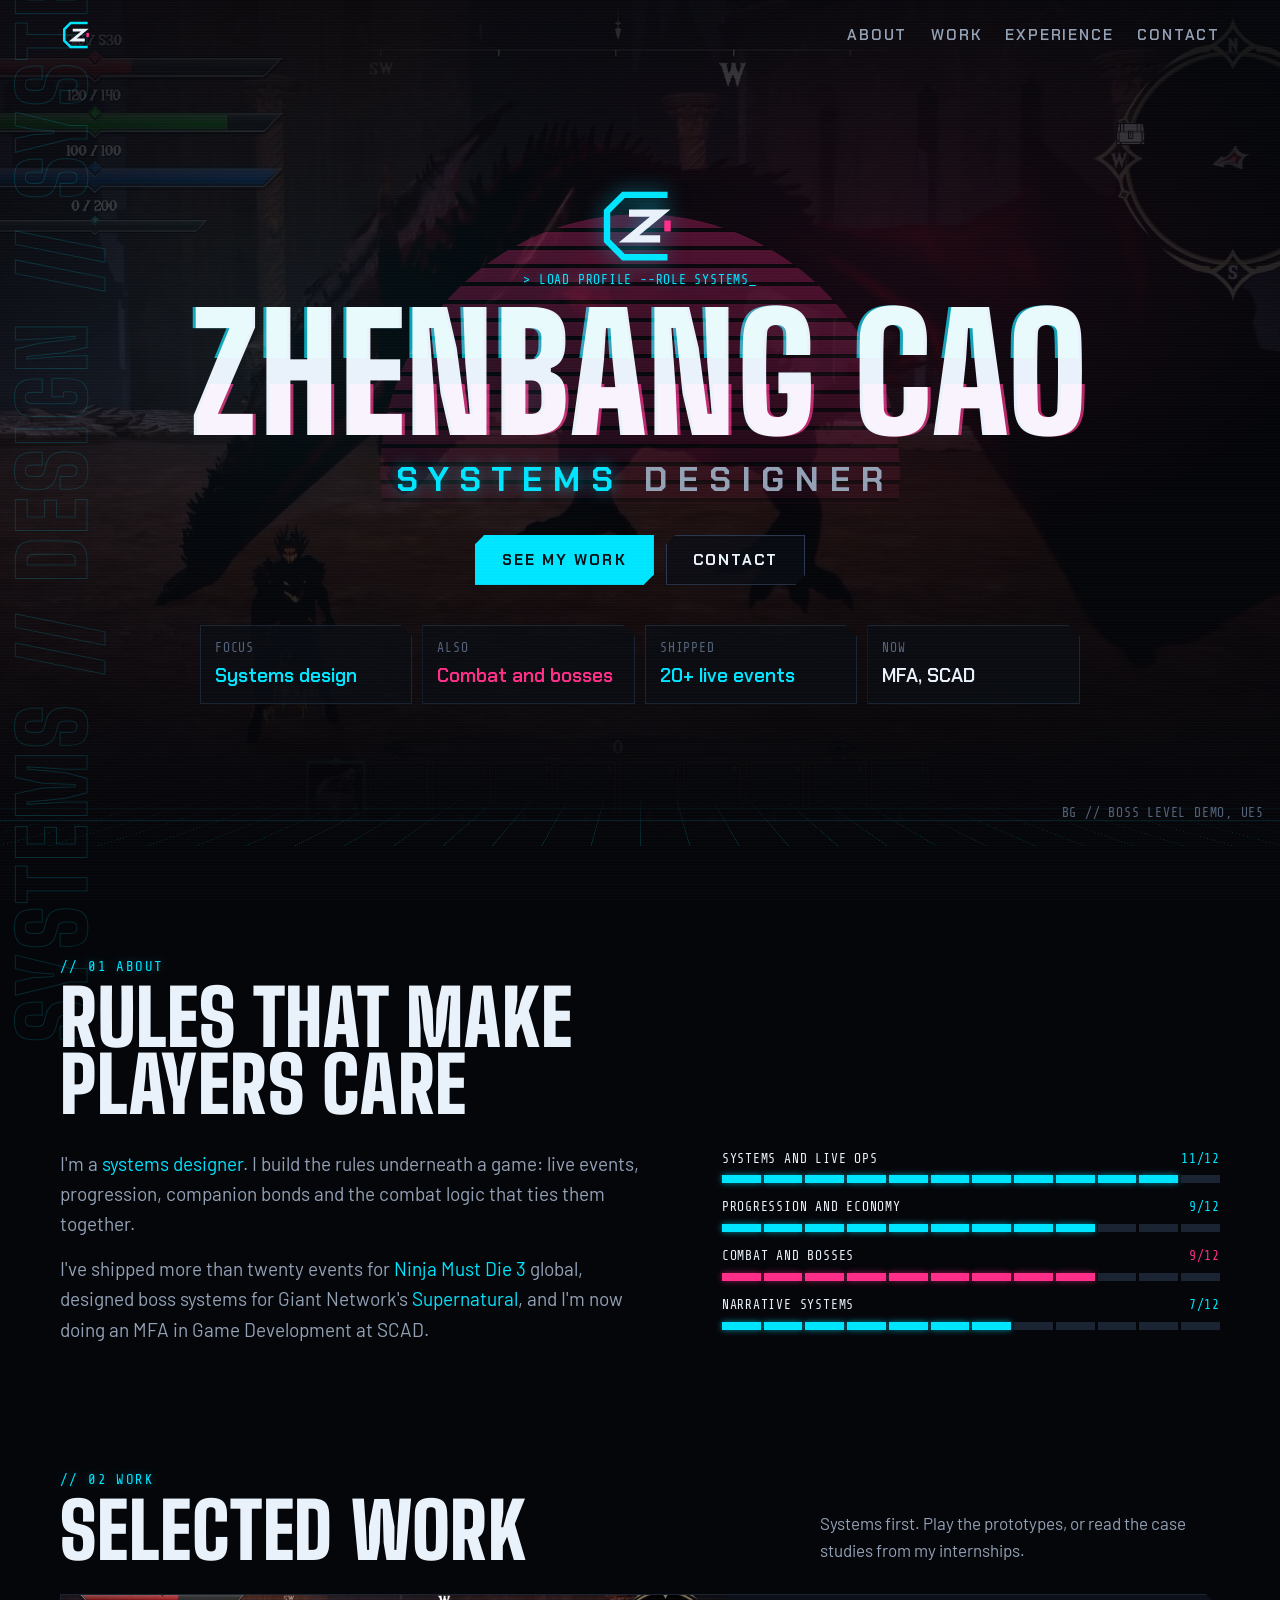
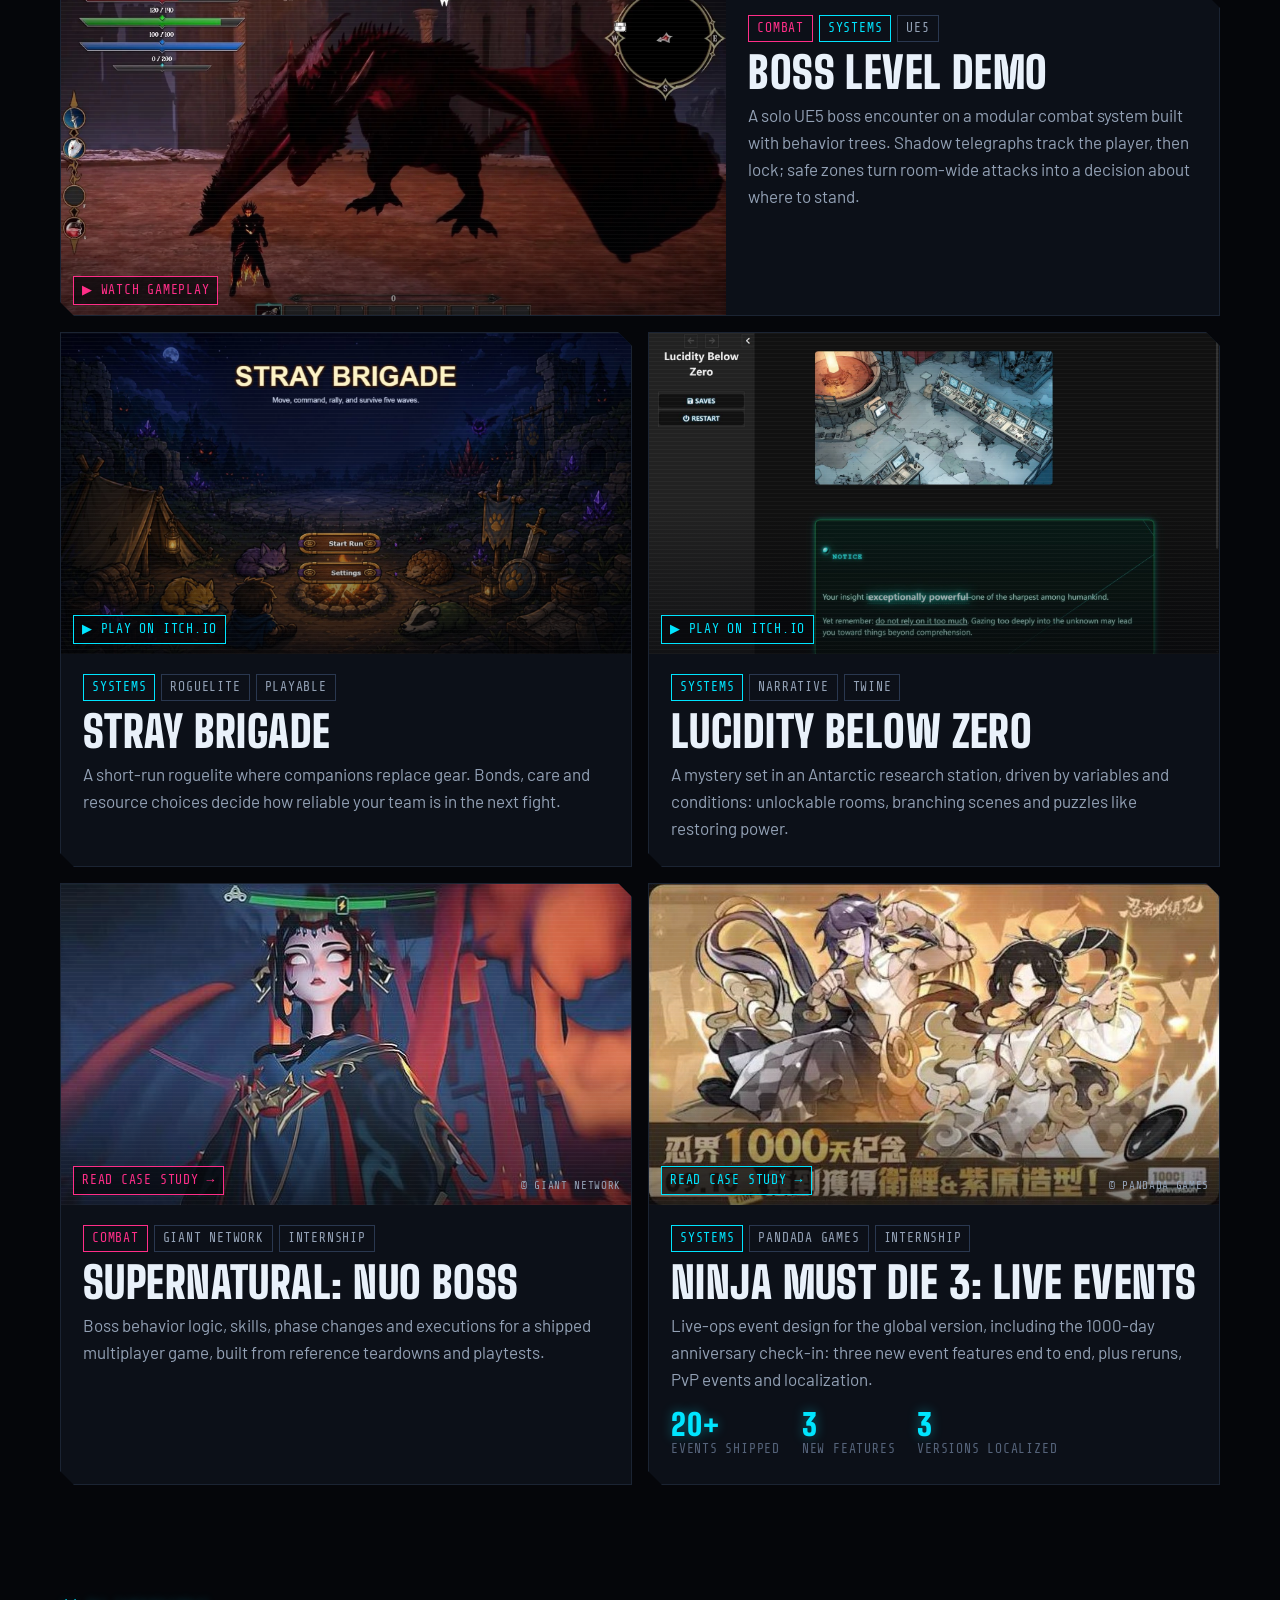
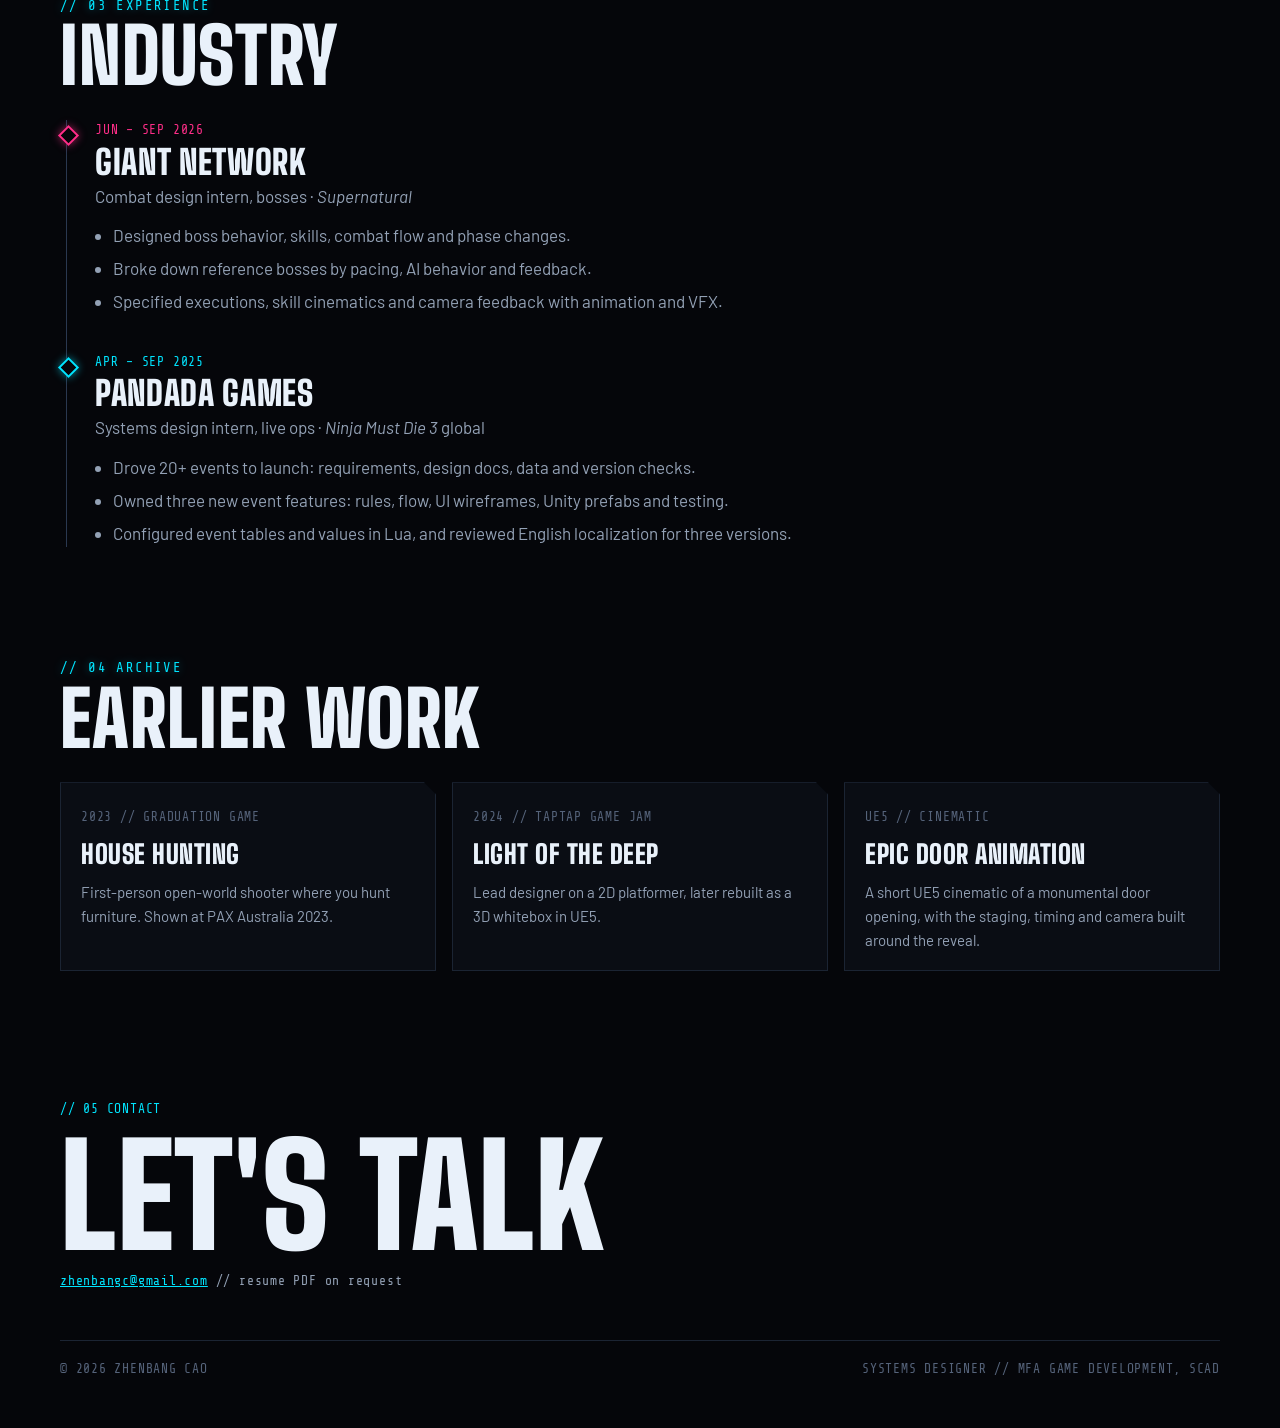
<file: index.html>
<!doctype html>
<html lang="en">
<head>
<meta charset="utf-8">
<meta name="viewport" content="width=device-width, initial-scale=1, viewport-fit=cover">
<title>Zhenbang Cao · Systems Designer</title>
<meta name="description" content="Portfolio of Zhenbang Cao, a game systems designer: live-ops events, progression and combat systems.">
<meta property="og:title" content="Zhenbang Cao · Systems Designer">
<meta property="og:description" content="Live-ops events, progression and combat systems. MFA Game Development, SCAD.">
<meta property="og:image" content="img/boss.jpg">
<meta name="theme-color" content="#05060A">
<link rel="icon" href="favicon.svg" type="image/svg+xml">
<link rel="preconnect" href="https://fonts.googleapis.com">
<link rel="stylesheet" href="https://fonts.googleapis.com/css2?family=Big+Shoulders+Display:wght@700;800;900&family=Chakra+Petch:wght@500;600;700&family=Barlow:wght@400;500&family=Share+Tech+Mono&display=swap">
<style>
/* Layout: full-bleed still over a neon perspective floor, a glitching condensed name with a terminal boot line,
   a vertical outlined word on the left, then corner-cut cards and a timeline. Cyan marks systems work
   (the lead), magenta marks combat. Single dark look. */
:root{
  --bg:#05060A; --bg-2:#0A0D14; --card:#0C1018; --line:#1B2433; --line-2:#2A3850;
  --fg:#E9F1FA; --muted:#93A1B5; --dim:#55637A;
  --cyan:#00E5FF; --cyan-soft:rgba(0,229,255,.12); --mag:#FF2E88; --mag-soft:rgba(255,46,136,.14);
  --display:"Big Shoulders Display", "Arial Narrow", Impact, sans-serif;
  --head:"Chakra Petch", "Segoe UI", system-ui, sans-serif;
  --body:"Barlow", "Segoe UI", system-ui, sans-serif;
  --mono:"Share Tech Mono", ui-monospace, Consolas, monospace;
  --cut:14px;
  color-scheme:dark;
}
*{box-sizing:border-box}
body{background:var(--bg);color:var(--fg);font-family:var(--body);font-size:17px;line-height:1.6;margin:0}
a{color:inherit}
:focus-visible{outline:2px solid var(--cyan);outline-offset:3px}
.pad{padding-left:max(16px, env(safe-area-inset-left, 0px));padding-right:max(16px, env(safe-area-inset-right, 0px))}
.wrap{max-width:1160px;margin-inline:auto}
.mono{font-family:var(--mono);font-size:13px;letter-spacing:.06em;text-transform:uppercase}
body::before{content:"";position:fixed;inset:0 0 auto;height:env(safe-area-inset-top, 0px);z-index:20;background:var(--bg)}
body::after{content:"";position:fixed;inset:0;pointer-events:none;z-index:30;background:repeating-linear-gradient(0deg, rgba(255,255,255,.018) 0 1px, transparent 1px 3px)}

/* vertical outlined word */
.rail{position:fixed;left:max(8px, env(safe-area-inset-left, 0px));top:0;bottom:0;display:flex;align-items:center;pointer-events:none;z-index:1}
.rail span{writing-mode:vertical-rl;transform:rotate(180deg);font-family:var(--display);font-weight:900;font-size:clamp(56px, 7vw, 104px);letter-spacing:.05em;color:transparent;-webkit-text-stroke:1px rgba(0,229,255,.16);white-space:nowrap;line-height:1}

/* top bar */
.top{position:absolute;inset:0 0 auto;z-index:4}
.top .wrap{display:flex;justify-content:space-between;align-items:center;gap:16px;padding-block:18px}
.top nav{display:flex;gap:24px;flex-wrap:wrap}
.top nav a{text-decoration:none;font-family:var(--head);font-weight:600;font-size:15px;letter-spacing:.12em;text-transform:uppercase;color:var(--muted)}
.top nav a:hover{color:var(--cyan);text-shadow:0 0 12px rgba(0,229,255,.6)}
.status{color:var(--dim)} .status i{display:inline-block;width:7px;height:7px;background:var(--cyan);margin-right:8px;box-shadow:0 0 8px var(--cyan)}

/* hero */
.hero{position:relative;min-height:clamp(640px, 94vh, 920px);display:grid;place-items:center;overflow:hidden;isolation:isolate}
.still{position:absolute;inset:0;z-index:-3;background:
  radial-gradient(55% 60% at 72% 30%, rgba(255,46,136,.28) 0%, transparent 60%),
  radial-gradient(55% 65% at 22% 40%, rgba(0,229,255,.18) 0%, transparent 62%),
  linear-gradient(180deg, #0B0F1A 0%, #05060A 100%)}
.still img{position:absolute;inset:0;width:100%;height:100%;object-fit:cover;object-position:60% 40%;opacity:.5;filter:saturate(.85) contrast(1.05)}
.still::after{content:"";position:absolute;inset:0;background:linear-gradient(180deg, rgba(5,6,10,.55) 0%, rgba(5,6,10,.25) 45%, var(--bg) 100%), radial-gradient(70% 60% at 50% 45%, transparent 0%, rgba(5,6,10,.55) 100%)}
.floor{position:absolute;left:-50%;right:-50%;bottom:-6%;height:52%;z-index:-2;transform:perspective(420px) rotateX(62deg);transform-origin:bottom;
  background-image:linear-gradient(rgba(0,229,255,.55) 1px, transparent 1px), linear-gradient(90deg, rgba(0,229,255,.55) 1px, transparent 1px);
  background-size:64px 64px;-webkit-mask-image:linear-gradient(0deg, #000 10%, transparent 92%);mask-image:linear-gradient(0deg, #000 10%, transparent 92%);opacity:.5}
@media (prefers-reduced-motion: no-preference){ .floor{animation:run 3.2s linear infinite} @keyframes run{to{background-position:0 64px}} }
.sun{position:absolute;left:50%;bottom:44%;width:min(520px, 70vw);aspect-ratio:1;translate:-50% 50%;z-index:-2;border-radius:50%;
  background:repeating-linear-gradient(180deg, transparent 0 14px, var(--bg) 14px 18px), linear-gradient(180deg, var(--mag) 0%, rgba(255,46,136,.0) 75%);
  opacity:.28;-webkit-mask-image:linear-gradient(180deg, #000 0 55%, transparent 56%);mask-image:linear-gradient(180deg, #000 0 55%, transparent 56%)}
.still-note{position:absolute;right:max(16px, env(safe-area-inset-right, 0px));bottom:22px;color:var(--dim)}

.center{display:grid;justify-items:center;text-align:center;padding-block:110px 70px}
.boot{color:var(--cyan);min-height:1.6em;text-shadow:0 0 10px rgba(0,229,255,.45)}
.boot::after{content:"_";animation:blink 1s steps(1) infinite}
@keyframes blink{50%{opacity:0}}
.name{position:relative;font-family:var(--display);font-weight:900;font-size:clamp(64px, 12.5vw, 176px);line-height:.86;letter-spacing:.01em;text-transform:uppercase;margin:14px 0 0;text-wrap:balance}
.name::before,.name::after{content:attr(data-text);position:absolute;inset:0;pointer-events:none}
.name::before{color:var(--cyan);mix-blend-mode:screen;transform:translate(-3px,0);opacity:.7;clip-path:inset(0 0 62% 0)}
.name::after{color:var(--mag);mix-blend-mode:screen;transform:translate(3px,0);opacity:.7;clip-path:inset(58% 0 0 0)}
@media (prefers-reduced-motion: no-preference){
  .name::before{animation:g1 4.5s infinite steps(1)} .name::after{animation:g2 4.5s infinite steps(1)}
  @keyframes g1{0%,86%,100%{clip-path:inset(0 0 62% 0);transform:translate(-3px,0)}88%{clip-path:inset(20% 0 55% 0);transform:translate(-9px,0)}91%{clip-path:inset(70% 0 8% 0);transform:translate(6px,0)}94%{clip-path:inset(40% 0 40% 0);transform:translate(-4px,0)}}
  @keyframes g2{0%,86%,100%{clip-path:inset(58% 0 0 0);transform:translate(3px,0)}89%{clip-path:inset(10% 0 70% 0);transform:translate(8px,0)}92%{clip-path:inset(55% 0 25% 0);transform:translate(-7px,0)}95%{clip-path:inset(80% 0 4% 0);transform:translate(5px,0)}}
}
.title{font-family:var(--head);font-weight:700;font-size:clamp(20px, 2.8vw, 34px);letter-spacing:.32em;text-transform:uppercase;color:var(--muted);margin-top:10px;padding-left:.32em}
.title b{color:var(--cyan);text-shadow:0 0 16px rgba(0,229,255,.55)}
.ctas{display:flex;gap:12px;flex-wrap:wrap;justify-content:center;margin-top:28px}
.btn{display:inline-flex;align-items:center;gap:10px;padding:12px 26px;text-decoration:none;font-family:var(--head);font-weight:700;font-size:15px;letter-spacing:.14em;text-transform:uppercase;
  border:1px solid var(--line-2);background:rgba(10,13,20,.75);clip-path:polygon(10px 0, 100% 0, 100% calc(100% - 10px), calc(100% - 10px) 100%, 0 100%, 0 10px);transition:background .2s, color .2s, border-color .2s}
.btn:hover{border-color:var(--cyan);color:var(--cyan)}
.btn.main{background:var(--cyan);border-color:var(--cyan);color:#001318}
.btn.main:hover{background:#7CF3FF;color:#001318}

.hud{display:grid;grid-template-columns:repeat(4, minmax(0, 1fr));gap:10px;margin-top:40px;width:min(880px, 100%)}
.cell{position:relative;text-align:left;padding:12px 14px;background:rgba(10,13,20,.78);border:1px solid var(--line);
  clip-path:polygon(0 0, calc(100% - 12px) 0, 100% 12px, 100% 100%, 0 100%)}
.cell .k{color:var(--dim)}
.cell .v{font-family:var(--head);font-weight:600;font-size:19px;margin-top:2px}
.cell.c .v{color:var(--cyan)} .cell.m .v{color:var(--mag)}

/* sections */
section{padding-block:clamp(72px, 9vw, 120px) 0;position:relative;z-index:2}
.head{display:flex;align-items:flex-end;justify-content:space-between;gap:16px;margin-bottom:30px}
h2{font-family:var(--display);font-weight:900;font-size:clamp(44px, 6vw, 80px);line-height:.88;letter-spacing:.01em;text-transform:uppercase;margin:0}
h2 small{display:block;font-family:var(--mono);font-size:14px;letter-spacing:.1em;color:var(--cyan);margin-bottom:10px;font-weight:400;text-shadow:0 0 10px rgba(0,229,255,.4)}
.head p{margin:0;color:var(--muted);max-width:40ch}

.about{display:grid;grid-template-columns:minmax(0, 1.2fr) minmax(0, 1fr);gap:clamp(28px, 5vw, 70px);align-items:start}
.about p{margin:0 0 14px;color:var(--muted);font-size:19px;max-width:58ch}
.about p em{font-style:normal;color:var(--cyan)}
.skills{display:grid;gap:14px}
.skill{display:grid;grid-template-columns:minmax(0, 1fr) auto;gap:6px 12px}
.seg{grid-column:1 / -1;display:grid;grid-template-columns:repeat(12, 1fr);gap:3px}
.seg i{height:8px;background:var(--line)}
.seg.c i.on{background:var(--cyan);box-shadow:0 0 6px rgba(0,229,255,.6)}
.seg.m i.on{background:var(--mag);box-shadow:0 0 6px rgba(255,46,136,.55)}

.grid{display:grid;grid-template-columns:repeat(6, minmax(0, 1fr));gap:16px}
.card{position:relative;grid-column:span 3;background:var(--card);text-decoration:none;display:flex;flex-direction:column;min-width:0;
  border:1px solid var(--line);clip-path:polygon(0 0, calc(100% - var(--cut)) 0, 100% var(--cut), 100% 100%, var(--cut) 100%, 0 calc(100% - var(--cut)));transition:border-color .2s, transform .25s, box-shadow .25s}
.card.wide{grid-column:span 6;display:grid;grid-template-columns:minmax(0, 1.35fr) minmax(0, 1fr)}
.card:hover,.card:focus-visible{border-color:var(--cyan);transform:translateY(-3px);box-shadow:0 0 0 1px rgba(0,229,255,.25), 0 18px 40px -20px rgba(0,229,255,.45)}
.card.combat:hover,.card.combat:focus-visible{border-color:var(--mag);box-shadow:0 0 0 1px rgba(255,46,136,.25), 0 18px 40px -20px rgba(255,46,136,.45)}
.shot{position:relative;aspect-ratio:16/9;max-width:100%;overflow:hidden;background:
  linear-gradient(180deg, rgba(0,229,255,.06), transparent), radial-gradient(80% 90% at 70% 30%, #142234, #080B11 75%)}
.card.combat .shot{background:linear-gradient(180deg, rgba(255,46,136,.07), transparent), radial-gradient(80% 90% at 70% 30%, #2A1424, #080B11 75%)}
.card.wide .shot{aspect-ratio:auto;min-height:320px}
.shot img{position:absolute;inset:0;width:100%;height:100%;object-fit:cover;transition:transform .6s cubic-bezier(.2,.7,.2,1), filter .3s;filter:saturate(.92)}
.card:hover .shot img{transform:scale(1.04);filter:saturate(1.05)}
.shot::after{content:"";position:absolute;inset:0;background:repeating-linear-gradient(0deg, rgba(255,255,255,.03) 0 1px, transparent 1px 4px), linear-gradient(0deg, rgba(5,6,10,.55), transparent 45%)}
.shot .ph{position:absolute;left:14px;bottom:12px;color:var(--dim);z-index:1}
.shot .cap{position:absolute;left:12px;bottom:10px;z-index:1;color:var(--fg);background:rgba(5,6,10,.7);padding:3px 8px;border:1px solid var(--line-2)}
.shot .cap.go{color:var(--cyan);border-color:var(--cyan)}
.card.combat .shot .cap.go{color:var(--mag);border-color:var(--mag)}
.shot .credit{position:absolute;right:10px;bottom:10px;z-index:1;color:var(--muted);font-size:11px}
.body{padding:20px 22px 24px;display:grid;gap:10px;align-content:start}
.tags{display:flex;gap:6px;flex-wrap:wrap}
.tag{padding:2px 8px;border:1px solid var(--line-2);color:var(--muted)}
.tag.c{border-color:var(--cyan);color:var(--cyan)} .tag.m{border-color:var(--mag);color:var(--mag)}
.card h3{font-family:var(--display);font-weight:900;font-size:clamp(32px, 3.4vw, 44px);line-height:.92;letter-spacing:.01em;text-transform:uppercase;margin:0}
.card p{margin:0;color:var(--muted)}
.facts{display:flex;gap:22px;flex-wrap:wrap;color:var(--dim);margin-top:6px}
.facts b{color:var(--cyan);font-family:var(--display);font-size:30px;display:block;font-weight:900;line-height:1;text-shadow:0 0 12px rgba(0,229,255,.4)}

.timeline{border-left:1px solid var(--line-2);margin-left:6px;display:grid;gap:36px;padding-left:28px}
.job{position:relative}
.job::before{content:"";position:absolute;left:-34px;top:8px;width:11px;height:11px;background:var(--bg);border:2px solid var(--cyan);transform:rotate(45deg);box-shadow:0 0 8px rgba(0,229,255,.6)}
.job.m::before{border-color:var(--mag);box-shadow:0 0 8px rgba(255,46,136,.6)}
.job .when{color:var(--cyan)} .job.m .when{color:var(--mag)}
.job h3{font-family:var(--display);font-weight:900;font-size:34px;letter-spacing:.02em;text-transform:uppercase;margin:4px 0 0;line-height:1}
.job .role{color:var(--muted);margin-top:4px}
.job ul{margin:12px 0 0;padding-left:18px;color:var(--muted);display:grid;gap:6px;max-width:70ch}

.more{display:grid;grid-template-columns:repeat(3, minmax(0, 1fr));gap:16px}
.mini{border:1px solid var(--line);background:var(--bg-2);padding:18px 20px;clip-path:polygon(0 0, calc(100% - 12px) 0, 100% 12px, 100% 100%, 0 100%)}
.mini h3{font-family:var(--display);font-weight:900;font-size:26px;letter-spacing:.02em;text-transform:uppercase;margin:6px 0 4px}
.mini p{margin:0;color:var(--muted);font-size:15px}
.mini .mono{color:var(--dim)}

footer{padding-block:clamp(80px, 10vw, 130px) 48px;position:relative;z-index:2}
.contact{display:grid;justify-items:start;gap:16px}
.contact .big{font-family:var(--display);font-weight:900;font-size:clamp(60px, 11vw, 150px);line-height:.85;text-transform:uppercase;text-decoration:none}
.contact .big:hover{color:var(--cyan);text-shadow:0 0 24px rgba(0,229,255,.5)}
.foot{display:flex;justify-content:space-between;gap:16px;flex-wrap:wrap;border-top:1px solid var(--line);margin-top:48px;padding-top:18px;color:var(--dim)}

@media (max-width: 820px){
  .rail,.status{display:none}
  .top nav{gap:14px}
  .hud{grid-template-columns:repeat(2, minmax(0, 1fr))}
  .about{grid-template-columns:1fr}
  .card,.card.wide{grid-column:span 6;display:flex}
  .card.wide .shot{min-height:0;aspect-ratio:16/9}
  .more{grid-template-columns:1fr}
}
@media (prefers-reduced-motion: reduce){ .boot::after{animation:none} }
</style>
</head>
<body>
<div class="rail" aria-hidden="true"><span>SYSTEMS // DESIGN // SYSTEMS</span></div>

<header class="top pad"><div class="wrap">
  <svg style="width:34px;height:34px" viewBox="0 0 96 96" aria-label="ZC" role="img"><use href="#zc"/></svg>
  <nav aria-label="Sections"><a href="#about">About</a><a href="#work">Work</a><a href="#experience">Experience</a><a href="#contact">Contact</a></nav>
</div></header>

<svg width="0" height="0" style="position:absolute" aria-hidden="true">
  <symbol id="zc" viewBox="0 0 96 96">
    <path d="M78 14 H30 L12 32 V64 L30 82 H78" fill="none" stroke="#00E5FF" stroke-width="7" stroke-linejoin="miter"/>
    <path d="M36 34 H70 L36 62 H70" fill="none" stroke="#E9F1FA" stroke-width="8" stroke-linejoin="miter"/>
    <path d="M78 42 V54" stroke="#FF2E88" stroke-width="7"/>
  </symbol>
</svg>

<main>
  <div class="hero">
    <div class="still"><img src="img/boss.jpg" alt="" aria-hidden="true"></div>
    <div class="sun" aria-hidden="true"></div>
    <div class="floor" aria-hidden="true"></div>
    <div class="pad"><div class="center">
      <svg style="width:88px;height:88px;filter:drop-shadow(0 0 10px rgba(0,229,255,.5))" viewBox="0 0 96 96" aria-hidden="true"><use href="#zc"/></svg>
      <div class="boot mono" id="boot">&gt; load profile --role systems</div>
      <h1 class="name" data-text="Zhenbang Cao">Zhenbang Cao</h1>
      <div class="title"><b>Systems</b> designer</div>
      <div class="ctas"><a class="btn main" href="#work">See my work</a><a class="btn" href="#contact">Contact</a></div>
      <div class="hud">
        <div class="cell c"><div class="k mono">Focus</div><div class="v">Systems design</div></div>
        <div class="cell m"><div class="k mono">Also</div><div class="v">Combat and bosses</div></div>
        <div class="cell c"><div class="k mono">Shipped</div><div class="v">20+ live events</div></div>
        <div class="cell"><div class="k mono">Now</div><div class="v">MFA, SCAD</div></div>
      </div>
    </div></div>
    <div class="still-note mono">BG // Boss Level Demo, UE5</div>
  </div>

  <div class="pad"><div class="wrap">
    <section id="about">
      <div class="head"><h2><small>// 01 about</small>Rules that make<br>players care</h2></div>
      <div class="about">
        <div>
          <p>I'm a <em>systems designer</em>. I build the rules underneath a game: live events, progression, companion bonds and the combat logic that ties them together.</p>
          <p>I've shipped more than twenty events for <em>Ninja Must Die 3</em> global, designed boss systems for Giant Network's <em>Supernatural</em>, and I'm now doing an MFA in Game Development at SCAD.</p>
        </div>
        <div class="skills mono">
          <div class="skill"><span>Systems and live ops</span><span style="color:var(--cyan)">11/12</span><div class="seg c" data-on="11"></div></div>
          <div class="skill"><span>Progression and economy</span><span style="color:var(--cyan)">9/12</span><div class="seg c" data-on="9"></div></div>
          <div class="skill"><span>Combat and bosses</span><span style="color:var(--mag)">9/12</span><div class="seg m" data-on="9"></div></div>
          <div class="skill"><span>Narrative systems</span><span style="color:var(--cyan)">7/12</span><div class="seg c" data-on="7"></div></div>
        </div>
      </div>
    </section>

    <section id="work">
      <div class="head"><h2><small>// 02 work</small>Selected work</h2><p>Systems first. Play the prototypes, or read the case studies from my internships.</p></div>
      <div class="grid">
        <a class="card wide combat" href="https://www.youtube.com/watch?v=KUyXTr1wCPw" target="_blank" rel="noopener">
          <div class="shot"><img src="img/boss.jpg" alt="The player faces a red dragon boss in a ruined arena" loading="lazy"><span class="cap go mono">▶ Watch gameplay</span></div>
          <div class="body">
            <div class="tags mono"><span class="tag m">Combat</span><span class="tag c">Systems</span><span class="tag">UE5</span></div>
            <h3>Boss Level Demo</h3>
            <p>A solo UE5 boss encounter on a modular combat system built with behavior trees. Shadow telegraphs track the player, then lock; safe zones turn room-wide attacks into a decision about where to stand.</p>
          </div>
        </a>
        <a class="card" href="https://zhenbang-cao.itch.io/stray-brigade1" target="_blank" rel="noopener">
          <div class="shot"><img src="img/stray.jpg" alt="Stray Brigade title screen: a camp at night with sleeping animal companions" loading="lazy"><span class="cap go mono">▶ Play on itch.io</span></div>
          <div class="body">
            <div class="tags mono"><span class="tag c">Systems</span><span class="tag">Roguelite</span><span class="tag">Playable</span></div>
            <h3>Stray Brigade</h3>
            <p>A short-run roguelite where companions replace gear. Bonds, care and resource choices decide how reliable your team is in the next fight.</p>
          </div>
        </a>
        <a class="card" href="https://zhenbang-cao.itch.io/luciditybzv1" target="_blank" rel="noopener">
          <div class="shot"><img src="img/lucidity.jpg" alt="Lucidity Below Zero in play: an illustrated control room above a glowing notice panel" loading="lazy"><span class="cap go mono">▶ Play on itch.io</span></div>
          <div class="body">
            <div class="tags mono"><span class="tag c">Systems</span><span class="tag">Narrative</span><span class="tag">Twine</span></div>
            <h3>Lucidity Below Zero</h3>
            <p>A mystery set in an Antarctic research station, driven by variables and conditions: unlockable rooms, branching scenes and puzzles like restoring power.</p>
          </div>
        </a>
        <a class="card combat" href="case/nuo-boss.html">
          <div class="shot"><img src="img/nuo.jpg" alt="The Nuo opera puppet boss in Supernatural" loading="lazy" style="object-position:50% 20%"><span class="cap go mono">Read case study →</span><span class="credit mono">© Giant Network</span></div>
          <div class="body">
            <div class="tags mono"><span class="tag m">Combat</span><span class="tag">Giant Network</span><span class="tag">Internship</span></div>
            <h3>Supernatural: Nuo Boss</h3>
            <p>Boss behavior logic, skills, phase changes and executions for a shipped multiplayer game, built from reference teardowns and playtests.</p>
          </div>
        </a>
        <a class="card" href="case/nmd3-events.html">
          <div class="shot"><img src="img/nmd3.jpg" alt="Banner for the 1000-day anniversary check-in event in Ninja Must Die" loading="lazy"><span class="cap go mono">Read case study →</span><span class="credit mono">© Pandada Games</span></div>
          <div class="body">
            <div class="tags mono"><span class="tag c">Systems</span><span class="tag">Pandada Games</span><span class="tag">Internship</span></div>
            <h3>Ninja Must Die 3: Live Events</h3>
            <p>Live-ops event design for the global version, including the 1000-day anniversary check-in: three new event features end to end, plus reruns, PvP events and localization.</p>
            <div class="facts mono"><span><b>20+</b>Events shipped</span><span><b>3</b>New features</span><span><b>3</b>Versions localized</span></div>
          </div>
        </a>
      </div>
    </section>

    <section id="experience">
      <div class="head"><h2><small>// 03 experience</small>Industry</h2></div>
      <div class="timeline">
        <div class="job m">
          <div class="when mono">Jun – Sep 2026</div>
          <h3>Giant Network</h3>
          <div class="role">Combat design intern, bosses · <i>Supernatural</i></div>
          <ul><li>Designed boss behavior, skills, combat flow and phase changes.</li><li>Broke down reference bosses by pacing, AI behavior and feedback.</li><li>Specified executions, skill cinematics and camera feedback with animation and VFX.</li></ul>
        </div>
        <div class="job">
          <div class="when mono">Apr – Sep 2025</div>
          <h3>Pandada Games</h3>
          <div class="role">Systems design intern, live ops · <i>Ninja Must Die 3</i> global</div>
          <ul><li>Drove 20+ events to launch: requirements, design docs, data and version checks.</li><li>Owned three new event features: rules, flow, UI wireframes, Unity prefabs and testing.</li><li>Configured event tables and values in Lua, and reviewed English localization for three versions.</li></ul>
        </div>
      </div>
    </section>

    <section aria-label="Earlier work">
      <div class="head"><h2><small>// 04 archive</small>Earlier work</h2></div>
      <div class="more">
        <div class="mini"><span class="mono">2023 // graduation game</span><h3>House Hunting</h3><p>First-person open-world shooter where you hunt furniture. Shown at PAX Australia 2023.</p></div>
        <div class="mini"><span class="mono">2024 // TapTap game jam</span><h3>Light of the Deep</h3><p>Lead designer on a 2D platformer, later rebuilt as a 3D whitebox in UE5.</p></div>
        <div class="mini"><span class="mono">UE5 // cinematic</span><h3>Epic Door Animation</h3><p>A short UE5 cinematic of a monumental door opening, with the staging, timing and camera built around the reveal.</p></div>
      </div>
    </section>

    <footer id="contact">
      <div class="contact">
        <span class="mono" style="color:var(--cyan)">// 05 contact</span>
        <a class="big" href="mailto:zhenbangc@gmail.com">Let's talk</a>
        <span class="mono" style="color:var(--muted);text-transform:none"><a href="mailto:zhenbangc@gmail.com" style="color:var(--cyan)">zhenbangc@gmail.com</a> // resume PDF on request</span>
      </div>
      <div class="foot mono"><span>© 2026 Zhenbang Cao</span><span>Systems designer // MFA Game Development, SCAD</span></div>
    </footer>
  </div></div>
</main>

<script>
(() => {
  document.querySelectorAll('.seg').forEach(s => {
    const on = +s.dataset.on;
    for (let i = 0; i < 12; i++) { const b = document.createElement('i'); if (i < on) b.className = 'on'; s.appendChild(b); }
  });
  const el = document.getElementById('boot');
  if (matchMedia('(prefers-reduced-motion: reduce)').matches) { el.textContent = '> profile loaded: systems designer'; return; }
  const lines = ['> load profile --role systems', '> profile loaded: systems designer', '> secondary: combat // bosses'];
  let li = 0, ci = 0;
  (function type() {
    const s = lines[li];
    el.textContent = s.slice(0, ++ci);
    if (ci < s.length) return setTimeout(type, 38);
    setTimeout(() => { li = (li + 1) % lines.length; ci = 0; type(); }, li === 1 ? 2600 : 1200);
  })();
})();
</script>

</body>
</html>
</file>
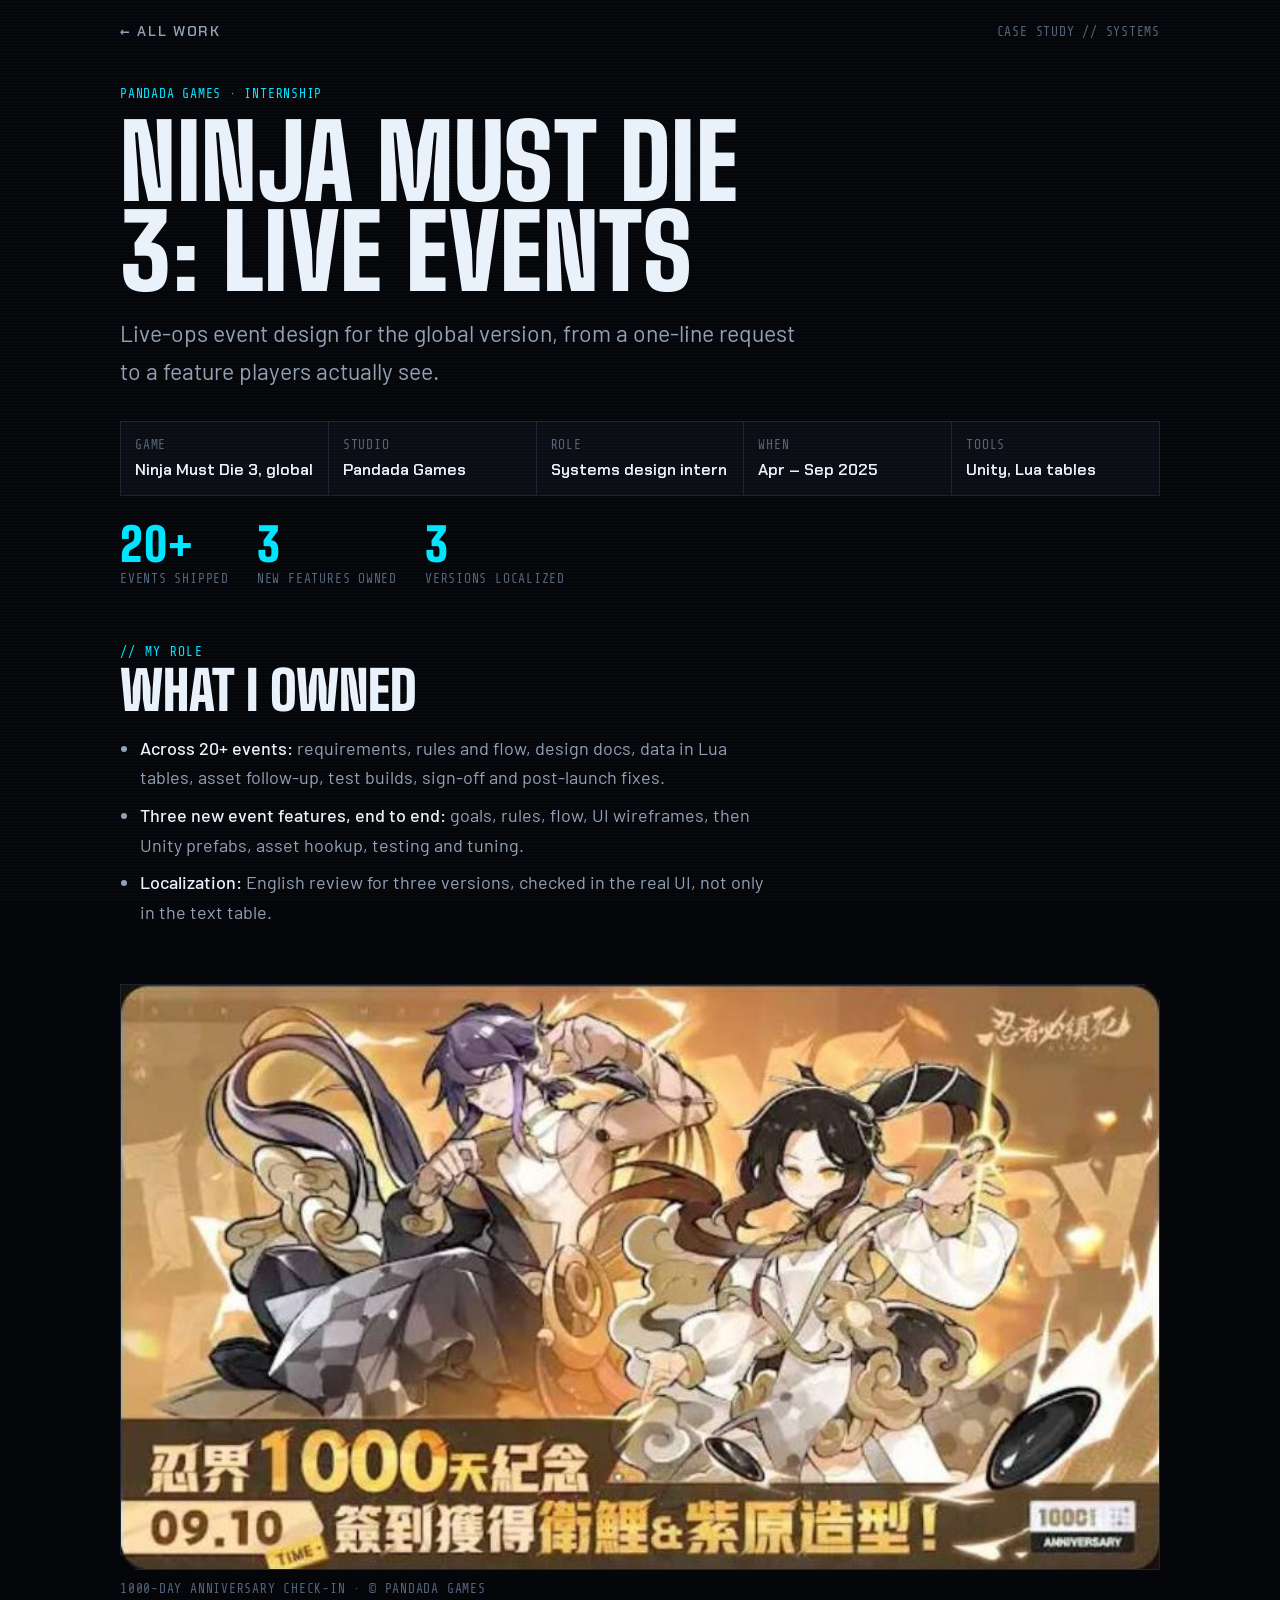
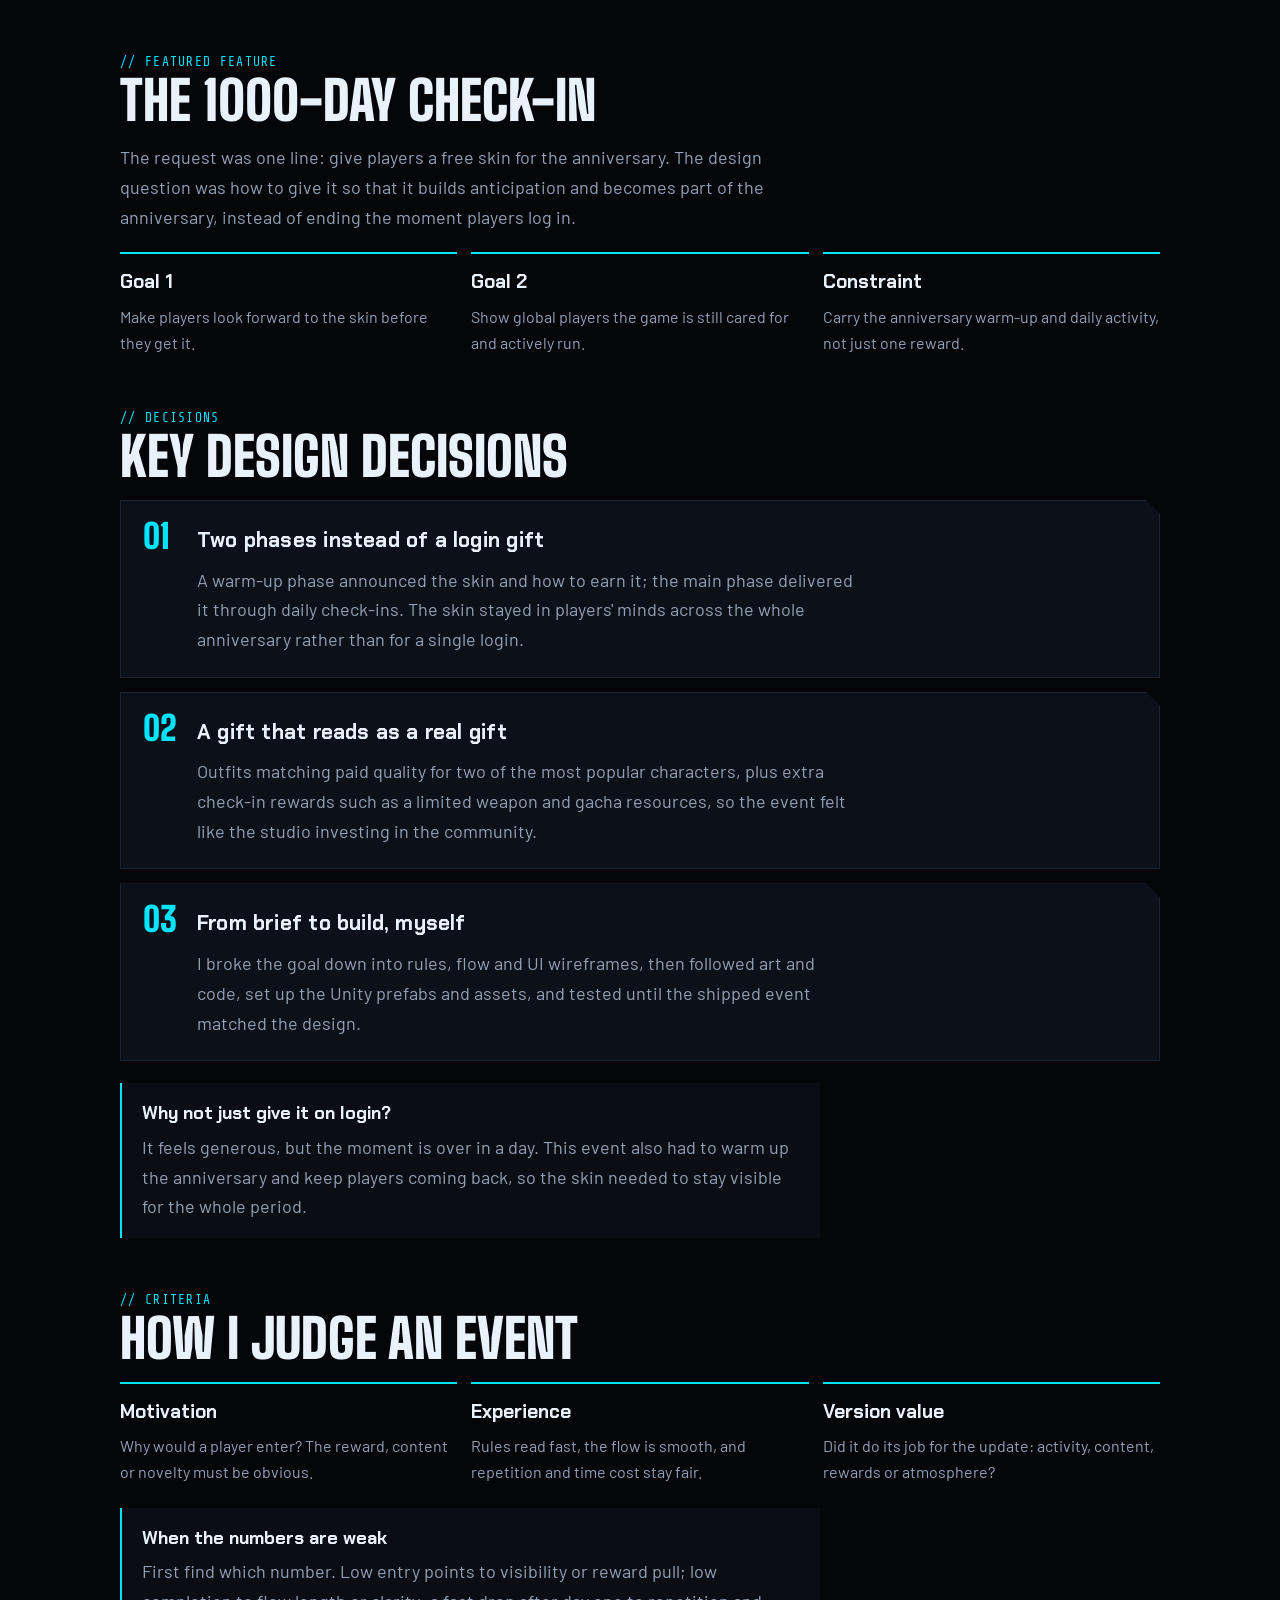
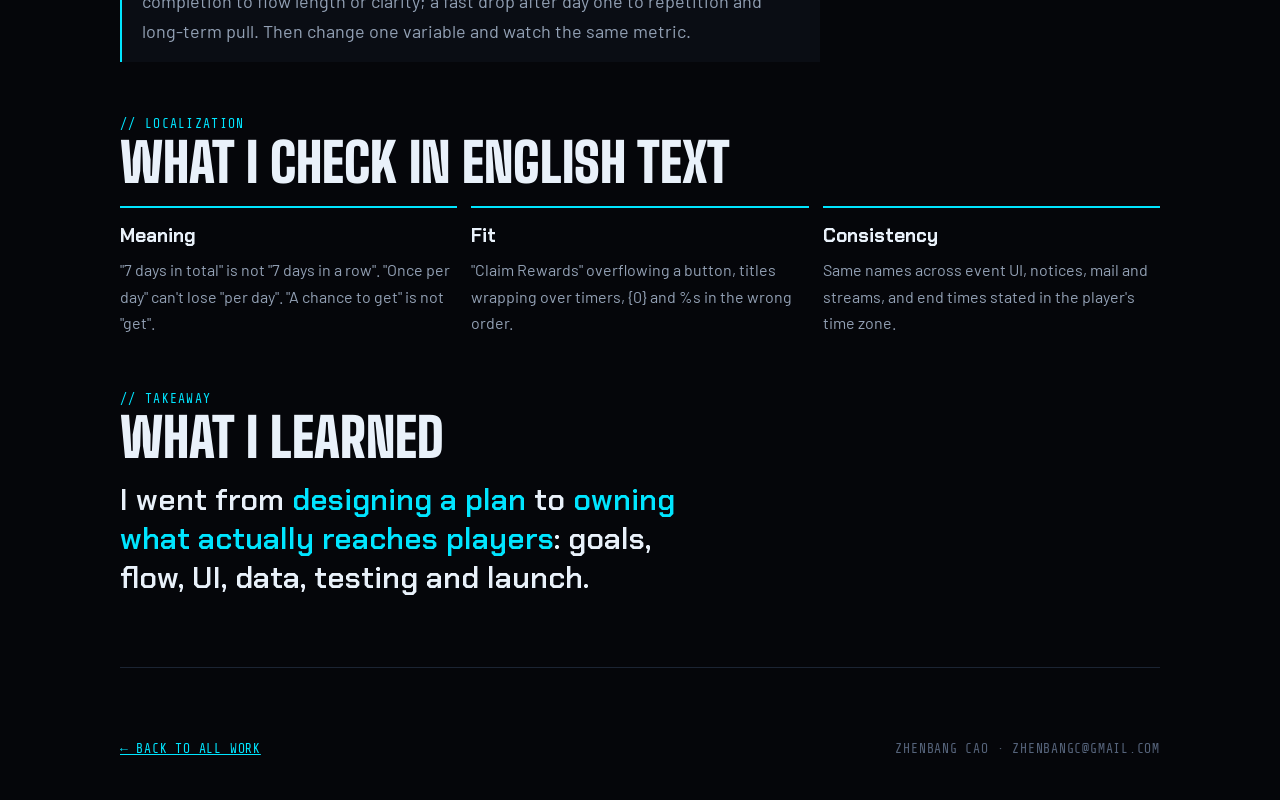
<file: case/nmd3-events.html>
<!doctype html>
<html lang="en">
<head>
<meta charset="utf-8">
<meta name="viewport" content="width=device-width, initial-scale=1, viewport-fit=cover">
<title>Ninja Must Die 3: Live Events · Zhenbang Cao</title>
<meta name="description" content="Case study: live-ops event design for Ninja Must Die 3 global, including the 1000-day anniversary check-in.">
<link rel="preconnect" href="https://fonts.googleapis.com">
<link rel="stylesheet" href="https://fonts.googleapis.com/css2?family=Big+Shoulders+Display:wght@700;800;900&family=Chakra+Petch:wght@500;600;700&family=Barlow:wght@400;500&family=Share+Tech+Mono&display=swap">
<link rel="stylesheet" href="case.css">
<link rel="icon" href="../favicon.svg" type="image/svg+xml">
</head>
<body>
<div class="wrap">
  <nav class="top" aria-label="Back"><a class="back" href="../index.html#work">← All work</a><span class="mono" style="color:var(--dim)">Case study // systems</span></nav>

  <header class="hero">
    <div class="kicker mono">Pandada Games · internship</div>
    <h1>Ninja Must Die 3: Live Events</h1>
    <p class="lede">Live-ops event design for the global version, from a one-line request to a feature players actually see.</p>
    <div class="meta"><dl>
      <div><dt class="mono">Game</dt><dd>Ninja Must Die 3, global</dd></div>
      <div><dt class="mono">Studio</dt><dd>Pandada Games</dd></div>
      <div><dt class="mono">Role</dt><dd>Systems design intern</dd></div>
      <div><dt class="mono">When</dt><dd>Apr – Sep 2025</dd></div>
      <div><dt class="mono">Tools</dt><dd>Unity, Lua tables</dd></div>
    </dl></div>
    <div class="facts mono" style="margin-top:26px"><span><b>20+</b>Events shipped</span><span><b>3</b>New features owned</span><span><b>3</b>Versions localized</span></div>
  </header>

  <section style="padding-top:20px">
    <h2><small>// my role</small>What I owned</h2>
    <ul class="plain">
      <li><b>Across 20+ events:</b> requirements, rules and flow, design docs, data in Lua tables, asset follow-up, test builds, sign-off and post-launch fixes.</li>
      <li><b>Three new event features, end to end:</b> goals, rules, flow, UI wireframes, then Unity prefabs, asset hookup, testing and tuning.</li>
      <li><b>Localization:</b> English review for three versions, checked in the real UI, not only in the text table.</li>
    </ul>
  </section>

  <section>
    <figure>
      <div class="shot"><img src="../img/nmd3.jpg" alt="Banner for the 1000-day anniversary check-in event, showing two characters in new outfits"></div>
      <figcaption class="mono">1000-day anniversary check-in · © Pandada Games</figcaption>
    </figure>
  </section>

  <section>
    <h2><small>// featured feature</small>The 1000-day check-in</h2>
    <p class="muted">The request was one line: give players a free skin for the anniversary. The design question was how to give it so that it builds anticipation and becomes part of the anniversary, instead of ending the moment players log in.</p>
    <div class="trio" style="margin-top:20px">
      <div><h3>Goal 1</h3><p>Make players look forward to the skin before they get it.</p></div>
      <div><h3>Goal 2</h3><p>Show global players the game is still cared for and actively run.</p></div>
      <div><h3>Constraint</h3><p>Carry the anniversary warm-up and daily activity, not just one reward.</p></div>
    </div>
  </section>

  <section>
    <h2><small>// decisions</small>Key design decisions</h2>
    <div class="decisions">
      <div class="decision">
        <h3>Two phases instead of a login gift</h3>
        <p>A warm-up phase announced the skin and how to earn it; the main phase delivered it through daily check-ins. The skin stayed in players' minds across the whole anniversary rather than for a single login.</p>
      </div>
      <div class="decision">
        <h3>A gift that reads as a real gift</h3>
        <p>Outfits matching paid quality for two of the most popular characters, plus extra check-in rewards such as a limited weapon and gacha resources, so the event felt like the studio investing in the community.</p>
      </div>
      <div class="decision">
        <h3>From brief to build, myself</h3>
        <p>I broke the goal down into rules, flow and UI wireframes, then followed art and code, set up the Unity prefabs and assets, and tested until the shipped event matched the design.</p>
      </div>
    </div>
    <div class="qa" style="margin-top:22px"><b>Why not just give it on login?</b><p>It feels generous, but the moment is over in a day. This event also had to warm up the anniversary and keep players coming back, so the skin needed to stay visible for the whole period.</p></div>
  </section>

  <section>
    <h2><small>// criteria</small>How I judge an event</h2>
    <div class="trio">
      <div><h3>Motivation</h3><p>Why would a player enter? The reward, content or novelty must be obvious.</p></div>
      <div><h3>Experience</h3><p>Rules read fast, the flow is smooth, and repetition and time cost stay fair.</p></div>
      <div><h3>Version value</h3><p>Did it do its job for the update: activity, content, rewards or atmosphere?</p></div>
    </div>
    <div class="qa" style="margin-top:22px"><b>When the numbers are weak</b><p>First find which number. Low entry points to visibility or reward pull; low completion to flow length or clarity; a fast drop after day one to repetition and long-term pull. Then change one variable and watch the same metric.</p></div>
  </section>

  <section>
    <h2><small>// localization</small>What I check in English text</h2>
    <div class="trio">
      <div><h3>Meaning</h3><p>"7 days in total" is not "7 days in a row". "Once per day" can't lose "per day". "A chance to get" is not "get".</p></div>
      <div><h3>Fit</h3><p>"Claim Rewards" overflowing a button, titles wrapping over timers, {0} and %s in the wrong order.</p></div>
      <div><h3>Consistency</h3><p>Same names across event UI, notices, mail and streams, and end times stated in the player's time zone.</p></div>
    </div>
  </section>

  <section>
    <h2><small>// takeaway</small>What I learned</h2>
    <p class="takeaway">I went from <em>designing a plan</em> to <em>owning what actually reaches players</em>: goals, flow, UI, data, testing and launch.</p>
  </section>

  <footer class="mono"><a href="../index.html#work">← Back to all work</a><span>Zhenbang Cao · zhenbangc@gmail.com</span></footer>
</div>
<script>
// open at the top, also when this page is shown inside a frame that kept the previous page's scroll
if ('scrollRestoration' in history) history.scrollRestoration = 'manual';
const toTop = () => { scrollTo(0, 0); document.querySelector('.top')?.scrollIntoView({ block: 'start' }); };
toTop(); addEventListener('load', toTop);
</script>
</body>
</html>
</file>
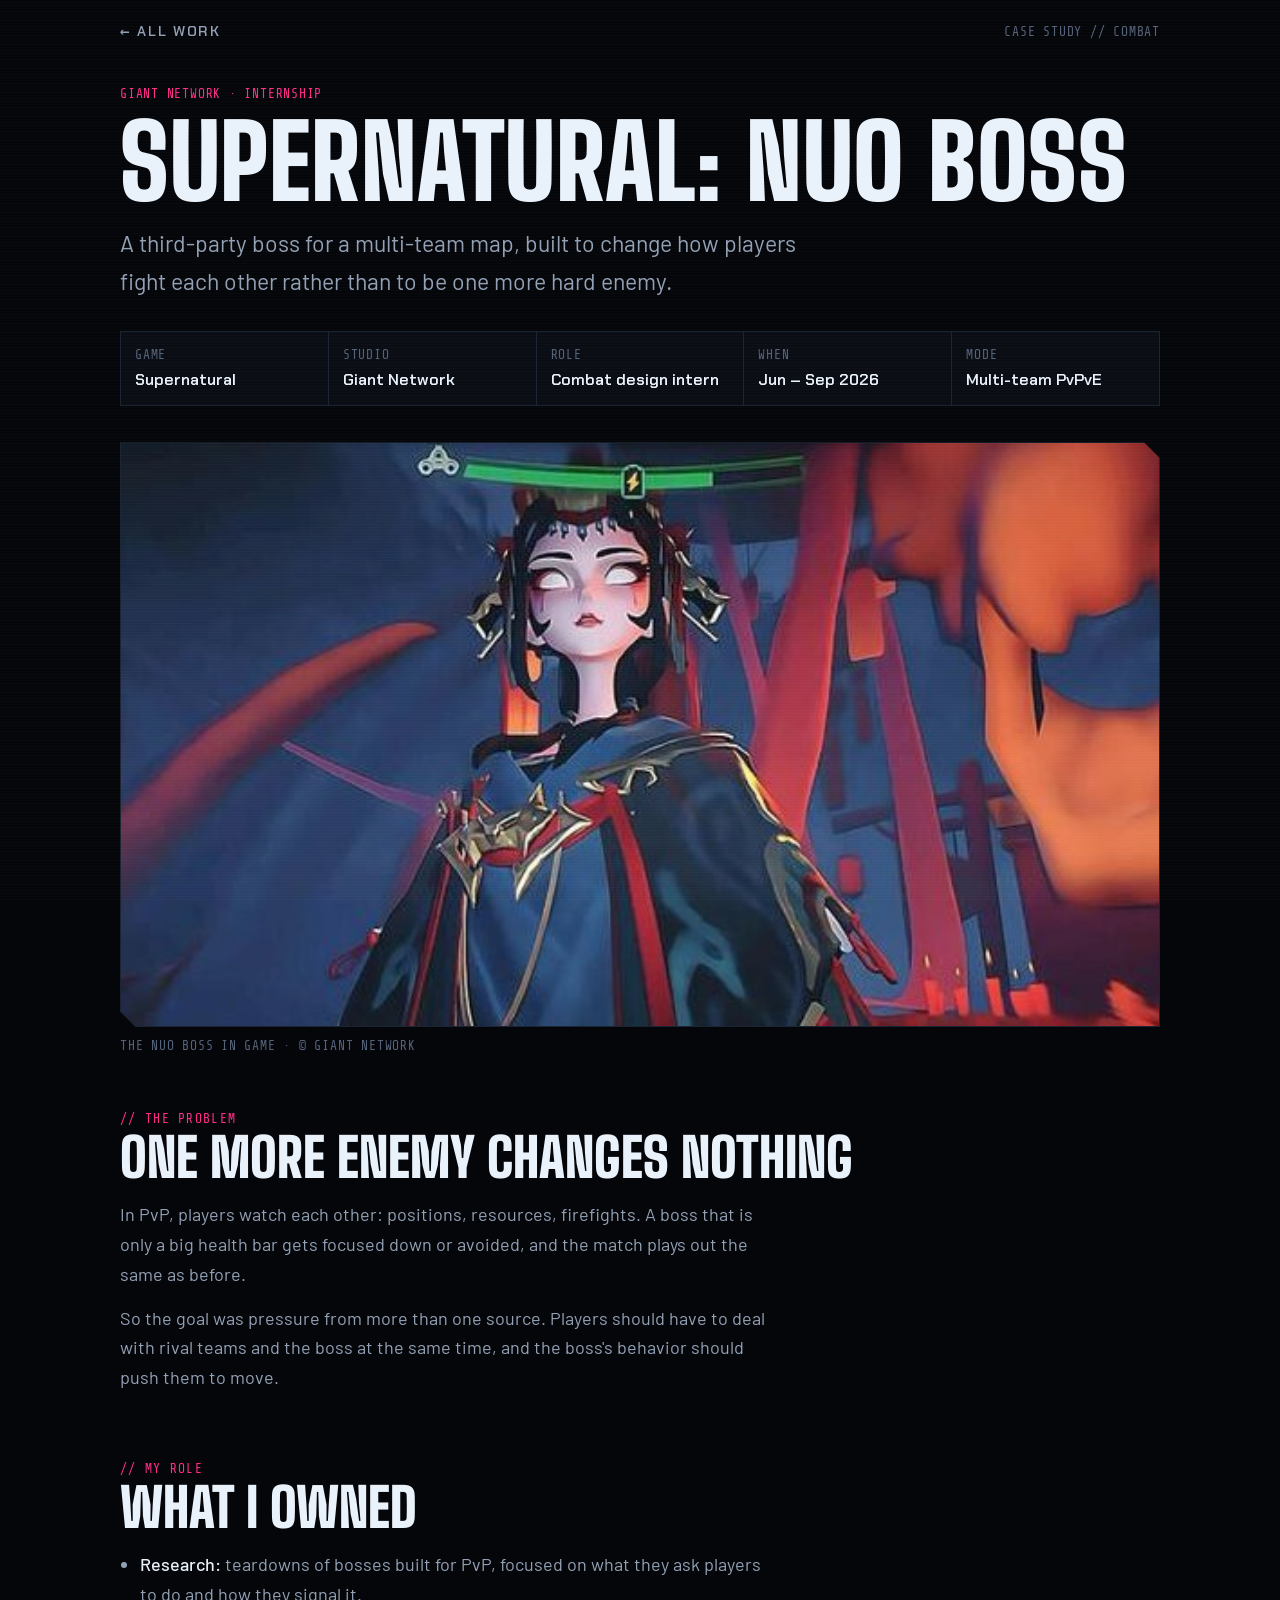
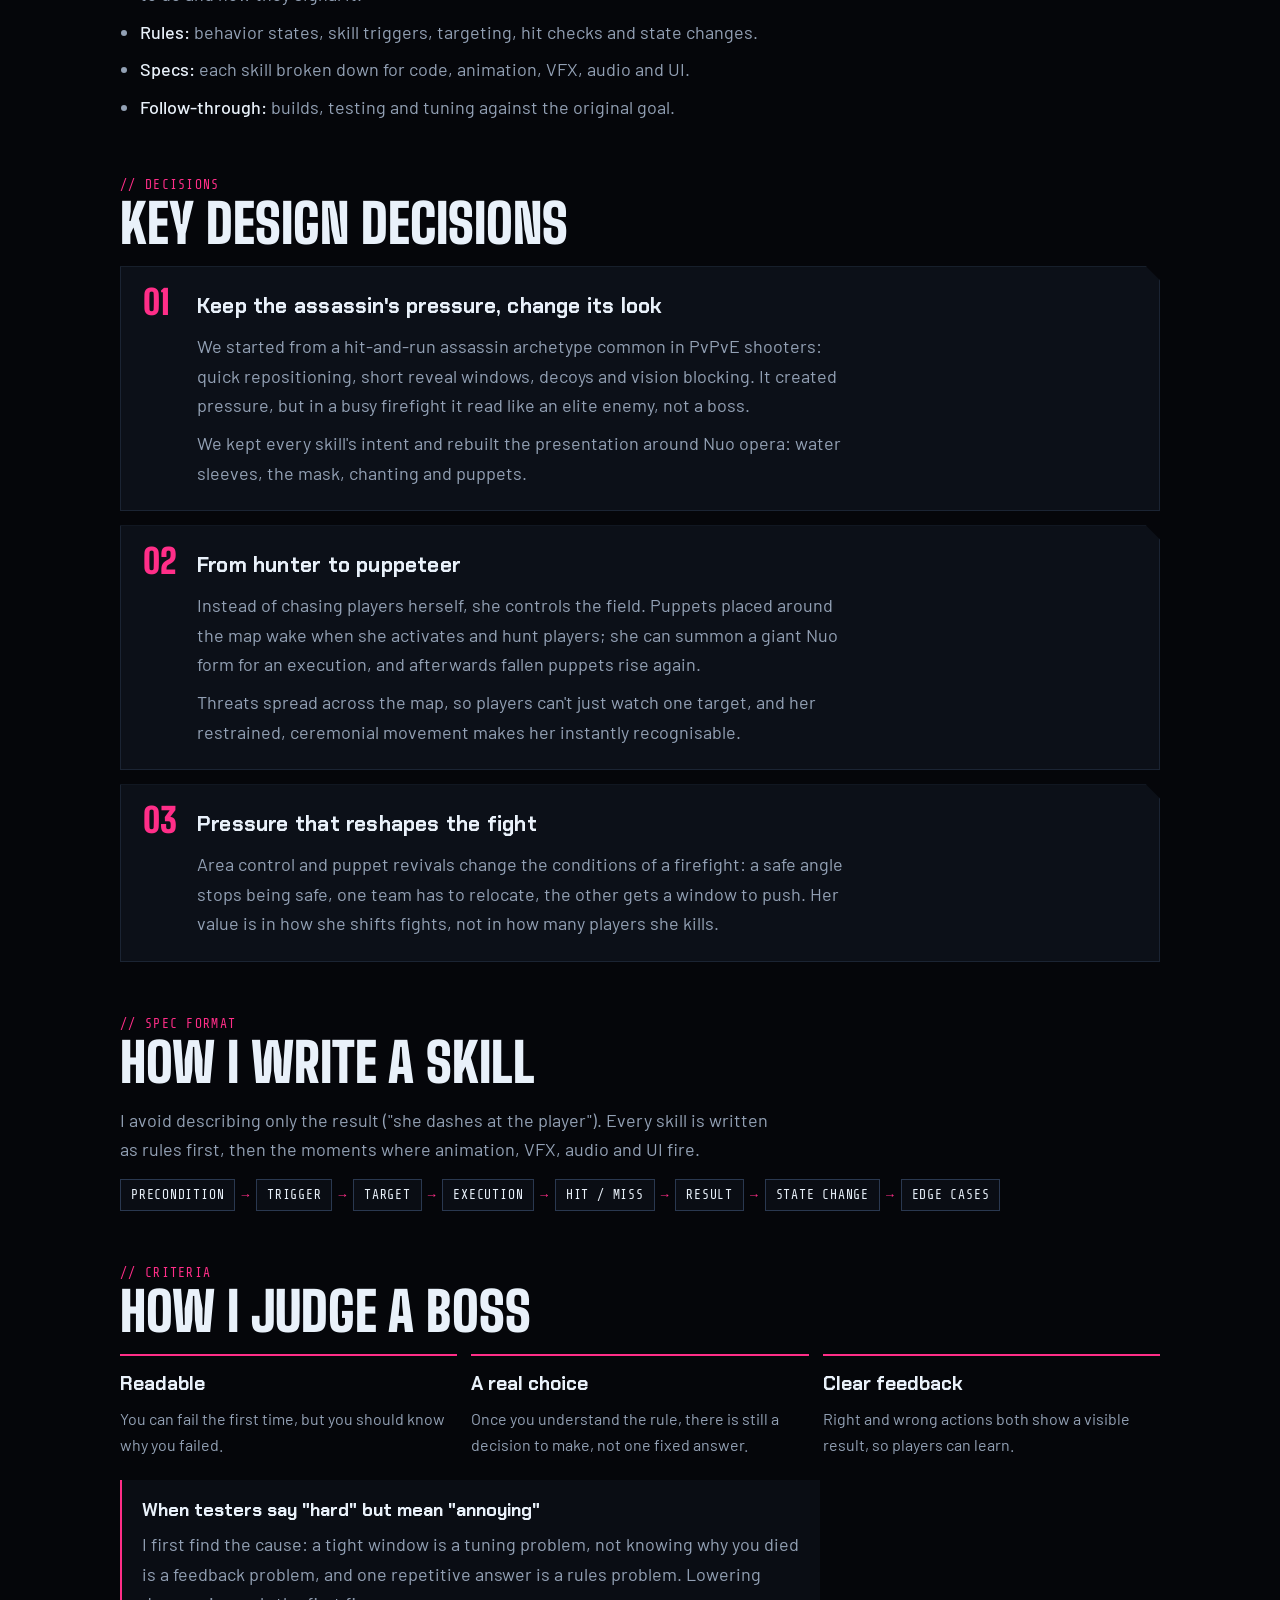
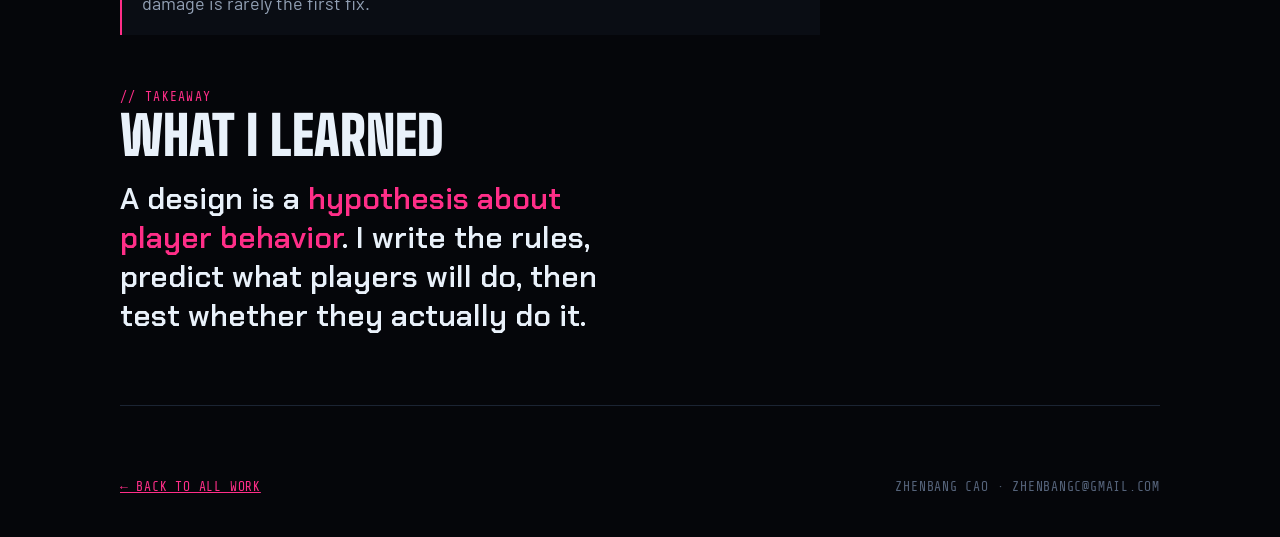
<file: case/nuo-boss.html>
<!doctype html>
<html lang="en">
<head>
<meta charset="utf-8">
<meta name="viewport" content="width=device-width, initial-scale=1, viewport-fit=cover">
<title>Supernatural: Nuo Boss · Zhenbang Cao</title>
<meta name="description" content="Case study: designing the Nuo puppeteer boss for a multi-team PvPvE map in Supernatural (Giant Network).">
<link rel="preconnect" href="https://fonts.googleapis.com">
<link rel="stylesheet" href="https://fonts.googleapis.com/css2?family=Big+Shoulders+Display:wght@700;800;900&family=Chakra+Petch:wght@500;600;700&family=Barlow:wght@400;500&family=Share+Tech+Mono&display=swap">
<link rel="stylesheet" href="case.css">
<link rel="icon" href="../favicon.svg" type="image/svg+xml">
</head>
<body class="combat">
<div class="wrap">
  <nav class="top" aria-label="Back"><a class="back" href="../index.html#work">← All work</a><span class="mono" style="color:var(--dim)">Case study // combat</span></nav>

  <header class="hero">
    <div class="kicker mono">Giant Network · internship</div>
    <h1>Supernatural: Nuo Boss</h1>
    <p class="lede">A third-party boss for a multi-team map, built to change how players fight each other rather than to be one more hard enemy.</p>
    <div class="meta"><dl>
      <div><dt class="mono">Game</dt><dd>Supernatural</dd></div>
      <div><dt class="mono">Studio</dt><dd>Giant Network</dd></div>
      <div><dt class="mono">Role</dt><dd>Combat design intern</dd></div>
      <div><dt class="mono">When</dt><dd>Jun – Sep 2026</dd></div>
      <div><dt class="mono">Mode</dt><dd>Multi-team PvPvE</dd></div>
    </dl></div>
  </header>

  <figure>
    <div class="shot"><img src="../img/nuo.jpg" alt="The Nuo boss in her opera robes, with a boss health bar above her"></div>
    <figcaption class="mono">The Nuo boss in game · © Giant Network</figcaption>
  </figure>

  <section>
    <h2><small>// the problem</small>One more enemy changes nothing</h2>
    <p class="muted">In PvP, players watch each other: positions, resources, firefights. A boss that is only a big health bar gets focused down or avoided, and the match plays out the same as before.</p>
    <p class="muted">So the goal was pressure from more than one source. Players should have to deal with rival teams and the boss at the same time, and the boss's behavior should push them to move.</p>
  </section>

  <section>
    <h2><small>// my role</small>What I owned</h2>
    <ul class="plain">
      <li><b>Research:</b> teardowns of bosses built for PvP, focused on what they ask players to do and how they signal it.</li>
      <li><b>Rules:</b> behavior states, skill triggers, targeting, hit checks and state changes.</li>
      <li><b>Specs:</b> each skill broken down for code, animation, VFX, audio and UI.</li>
      <li><b>Follow-through:</b> builds, testing and tuning against the original goal.</li>
    </ul>
  </section>

  <section>
    <h2><small>// decisions</small>Key design decisions</h2>
    <div class="decisions">
      <div class="decision">
        <h3>Keep the assassin's pressure, change its look</h3>
        <p>We started from a hit-and-run assassin archetype common in PvPvE shooters: quick repositioning, short reveal windows, decoys and vision blocking. It created pressure, but in a busy firefight it read like an elite enemy, not a boss.</p>
        <p>We kept every skill's intent and rebuilt the presentation around Nuo opera: water sleeves, the mask, chanting and puppets.</p>
      </div>
      <div class="decision">
        <h3>From hunter to puppeteer</h3>
        <p>Instead of chasing players herself, she controls the field. Puppets placed around the map wake when she activates and hunt players; she can summon a giant Nuo form for an execution, and afterwards fallen puppets rise again.</p>
        <p>Threats spread across the map, so players can't just watch one target, and her restrained, ceremonial movement makes her instantly recognisable.</p>
      </div>
      <div class="decision">
        <h3>Pressure that reshapes the fight</h3>
        <p>Area control and puppet revivals change the conditions of a firefight: a safe angle stops being safe, one team has to relocate, the other gets a window to push. Her value is in how she shifts fights, not in how many players she kills.</p>
      </div>
    </div>
  </section>

  <section>
    <h2><small>// spec format</small>How I write a skill</h2>
    <p class="muted">I avoid describing only the result ("she dashes at the player"). Every skill is written as rules first, then the moments where animation, VFX, audio and UI fire.</p>
    <div class="flow mono"><span>Precondition</span><i>→</i><span>Trigger</span><i>→</i><span>Target</span><i>→</i><span>Execution</span><i>→</i><span>Hit / miss</span><i>→</i><span>Result</span><i>→</i><span>State change</span><i>→</i><span>Edge cases</span></div>
  </section>

  <section>
    <h2><small>// criteria</small>How I judge a boss</h2>
    <div class="trio">
      <div><h3>Readable</h3><p>You can fail the first time, but you should know why you failed.</p></div>
      <div><h3>A real choice</h3><p>Once you understand the rule, there is still a decision to make, not one fixed answer.</p></div>
      <div><h3>Clear feedback</h3><p>Right and wrong actions both show a visible result, so players can learn.</p></div>
    </div>
    <div class="qa" style="margin-top:22px"><b>When testers say "hard" but mean "annoying"</b><p>I first find the cause: a tight window is a tuning problem, not knowing why you died is a feedback problem, and one repetitive answer is a rules problem. Lowering damage is rarely the first fix.</p></div>
  </section>

  <section>
    <h2><small>// takeaway</small>What I learned</h2>
    <p class="takeaway">A design is a <em>hypothesis about player behavior</em>. I write the rules, predict what players will do, then test whether they actually do it.</p>
  </section>

  <footer class="mono"><a href="../index.html#work">← Back to all work</a><span>Zhenbang Cao · zhenbangc@gmail.com</span></footer>
</div>
<script>
// open at the top, also when this page is shown inside a frame that kept the previous page's scroll
if ('scrollRestoration' in history) history.scrollRestoration = 'manual';
const toTop = () => { scrollTo(0, 0); document.querySelector('.top')?.scrollIntoView({ block: 'start' }); };
toTop(); addEventListener('load', toTop);
</script>
</body>
</html>
</file>
<file: case/case.css>
/* Case-study pages: same tokens and type as the home page, laid out as a design review. */
:root{
  --bg:#05060A; --bg-2:#0A0D14; --card:#0C1018; --line:#1B2433; --line-2:#2A3850;
  --fg:#E9F1FA; --muted:#93A1B5; --dim:#55637A;
  --cyan:#00E5FF; --mag:#FF2E88; --accent:var(--cyan);
  --display:"Big Shoulders Display", "Arial Narrow", Impact, sans-serif;
  --head:"Chakra Petch", "Segoe UI", system-ui, sans-serif;
  --body:"Barlow", "Segoe UI", system-ui, sans-serif;
  --mono:"Share Tech Mono", ui-monospace, Consolas, monospace;
  color-scheme:dark;
}
body.combat{--accent:var(--mag)}
*{box-sizing:border-box}
html{-webkit-text-size-adjust:100%}
body{margin:0;background:var(--bg);color:var(--fg);font-family:var(--body);font-size:18px;line-height:1.65;
  padding:env(safe-area-inset-top, 0px) max(16px, env(safe-area-inset-right, 0px)) env(safe-area-inset-bottom, 0px) max(16px, env(safe-area-inset-left, 0px))}
body::after{content:"";position:fixed;inset:0;pointer-events:none;z-index:30;background:repeating-linear-gradient(0deg, rgba(255,255,255,.018) 0 1px, transparent 1px 3px)}
a{color:inherit}
:focus-visible{outline:2px solid var(--accent);outline-offset:3px}
img{max-width:100%}
.wrap{max-width:1040px;margin-inline:auto}
.mono{font-family:var(--mono);font-size:13px;letter-spacing:.06em;text-transform:uppercase}

.top{display:flex;justify-content:space-between;align-items:center;gap:16px;padding-block:20px}
.back{text-decoration:none;font-family:var(--head);font-weight:600;letter-spacing:.12em;text-transform:uppercase;font-size:14px;color:var(--muted)}
.back:hover{color:var(--accent)}

header.hero{padding-block:20px 36px}
.kicker{color:var(--accent)}
h1{font-family:var(--display);font-weight:900;font-size:clamp(48px, 8vw, 104px);line-height:.88;text-transform:uppercase;margin:12px 0 0;letter-spacing:.005em;text-wrap:balance}
.lede{font-size:clamp(19px, 2vw, 23px);color:var(--muted);max-width:52ch;margin:18px 0 0}

.meta{display:grid;grid-template-columns:repeat(auto-fit, minmax(150px, 1fr));gap:1px;background:var(--line);border:1px solid var(--line);margin-top:30px}
.meta div{background:var(--bg-2);padding:12px 14px}
.meta dt{color:var(--dim)} .meta dd{margin:2px 0 0;font-family:var(--head);font-weight:600;font-size:16px}
.meta dl{margin:0;display:contents}

figure{margin:0}
.shot{position:relative;border:1px solid var(--line);clip-path:polygon(0 0, calc(100% - 16px) 0, 100% 16px, 100% 100%, 16px 100%, 0 calc(100% - 16px));overflow:hidden;background:var(--card)}
.shot img{display:block;width:100%;height:auto}
figcaption{color:var(--dim);margin-top:8px}

section{padding-block:56px 0}
h2{font-family:var(--display);font-weight:900;font-size:clamp(34px, 4.6vw, 54px);line-height:.92;text-transform:uppercase;margin:0 0 18px}
h2 small{display:block;font-family:var(--mono);font-size:13px;letter-spacing:.1em;color:var(--accent);font-weight:400;margin-bottom:8px}
p{max-width:66ch;margin:0 0 14px}
.muted{color:var(--muted)}
ul.plain{margin:0;padding-left:20px;display:grid;gap:8px;max-width:66ch;color:var(--muted)}
ul.plain b{color:var(--fg);font-weight:500}

.facts{display:flex;gap:28px;flex-wrap:wrap;margin-top:6px}
.facts b{display:block;font-family:var(--display);font-weight:900;font-size:46px;line-height:1;color:var(--accent)}
.facts span{color:var(--dim)}

.decisions{display:grid;gap:14px;counter-reset:d}
.decision{position:relative;background:var(--card);border:1px solid var(--line);padding:22px 24px 22px 76px;
  clip-path:polygon(0 0, calc(100% - 14px) 0, 100% 14px, 100% 100%, 0 100%)}
.decision::before{counter-increment:d;content:counter(d, decimal-leading-zero);position:absolute;left:22px;top:18px;font-family:var(--display);font-weight:900;font-size:34px;color:var(--accent);line-height:1}
.decision h3{font-family:var(--head);font-weight:700;font-size:21px;margin:0 0 8px;letter-spacing:.01em}
.decision p{margin:0;color:var(--muted)}
.decision p + p{margin-top:8px}

.trio{display:grid;grid-template-columns:repeat(3, minmax(0, 1fr));gap:14px}
.trio > div{border-top:2px solid var(--accent);padding-top:12px}
.trio h3{font-family:var(--head);font-weight:700;font-size:19px;margin:0 0 6px}
.trio p{color:var(--muted);font-size:16px;margin:0}

.flow{display:flex;flex-wrap:wrap;gap:6px;align-items:center;margin-top:8px}
.flow span{border:1px solid var(--line-2);padding:4px 10px;background:var(--bg-2)}
.flow i{color:var(--accent);font-style:normal}

.qa{background:var(--bg-2);border-left:2px solid var(--accent);padding:16px 20px;max-width:70ch}
.qa b{display:block;font-family:var(--head);font-weight:700;margin-bottom:4px}
.qa p{margin:0;color:var(--muted)}

.takeaway{font-family:var(--head);font-weight:600;font-size:clamp(22px, 2.6vw, 30px);line-height:1.3;max-width:34ch;text-wrap:balance}
.takeaway em{font-style:normal;color:var(--accent)}

footer{padding-block:70px 40px;display:flex;justify-content:space-between;gap:16px;flex-wrap:wrap;color:var(--dim);border-top:1px solid var(--line);margin-top:70px}
footer a{color:var(--accent)}

@media (max-width: 760px){
  .trio{grid-template-columns:1fr}
  .meta{grid-template-columns:repeat(2, minmax(0, 1fr))}
  .meta div:last-child:nth-child(odd){grid-column:1 / -1}
  .decision{padding:56px 18px 18px 18px}
  .decision::before{top:16px;left:18px}
}
</file>
